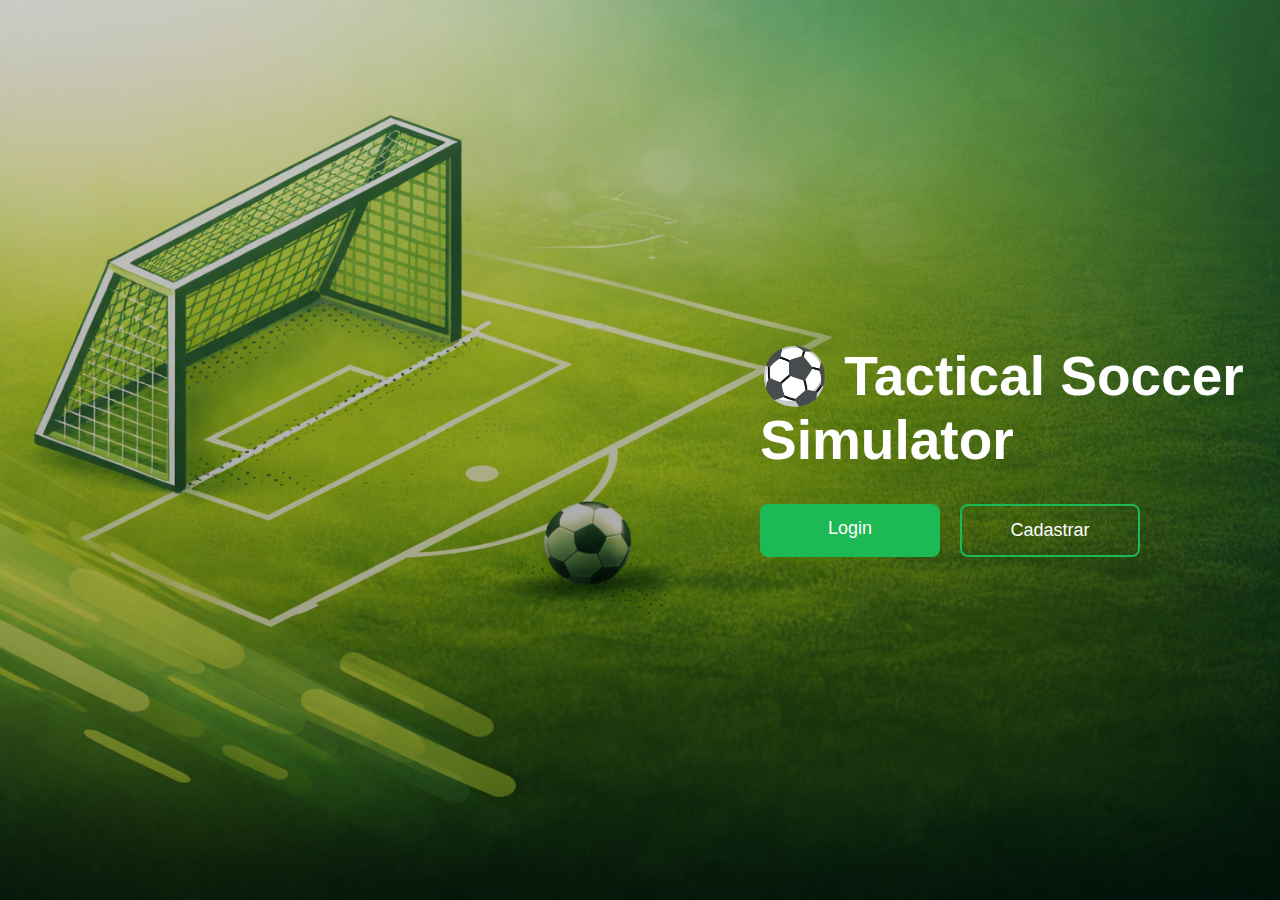
<file: index.html>
<!DOCTYPE html>
<html lang="pt-BR">
<head>
  <meta charset="UTF-8">
  <title>Tactical Soccer Simulator</title>
  <link rel="stylesheet" href="css/style.css">
</head>
<body>

  <div class="hero-content">
    <h1>⚽ Tactical Soccer Simulator</h1>

    <div class="hero-actions">
      <a href="login.html" class="btn">Login</a>
      <a href="register.html" class="btn btn-secondary">Cadastrar</a>
    </div>
  </div>

</body>

</html>
</file>
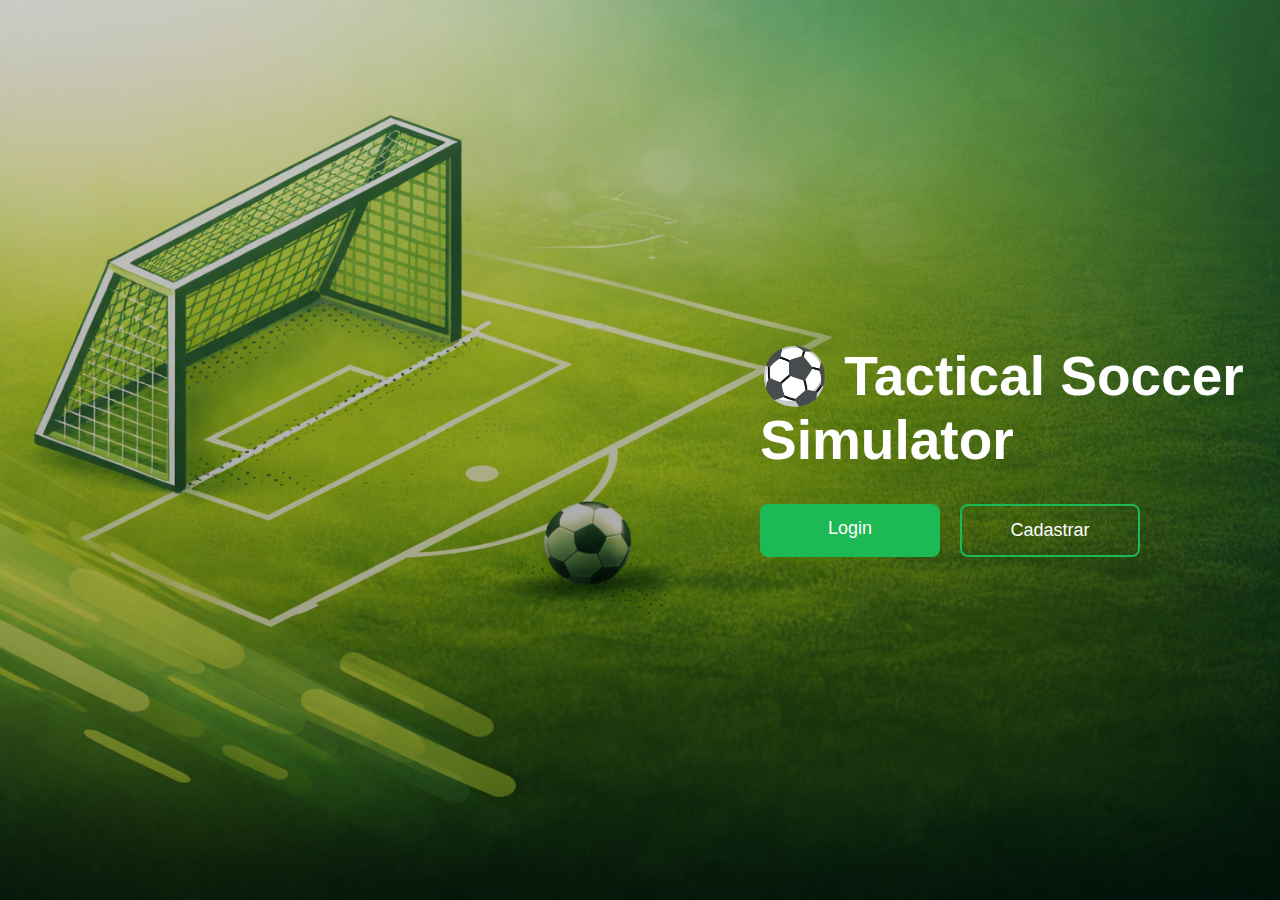
<file: client/index.html>
<!DOCTYPE html>
<html lang="pt-BR">
<head>
  <meta charset="UTF-8">
  <title>Tactical Soccer Simulator</title>
  <link rel="stylesheet" href="css/style.css">
</head>
<body>

  <div class="hero-content">
    <h1>⚽ Tactical Soccer Simulator</h1>

    <div class="hero-actions">
      <a href="login.html" class="btn">Login</a>
      <a href="register.html" class="btn btn-secondary">Cadastrar</a>
    </div>
  </div>

</body>

</html>
</file>
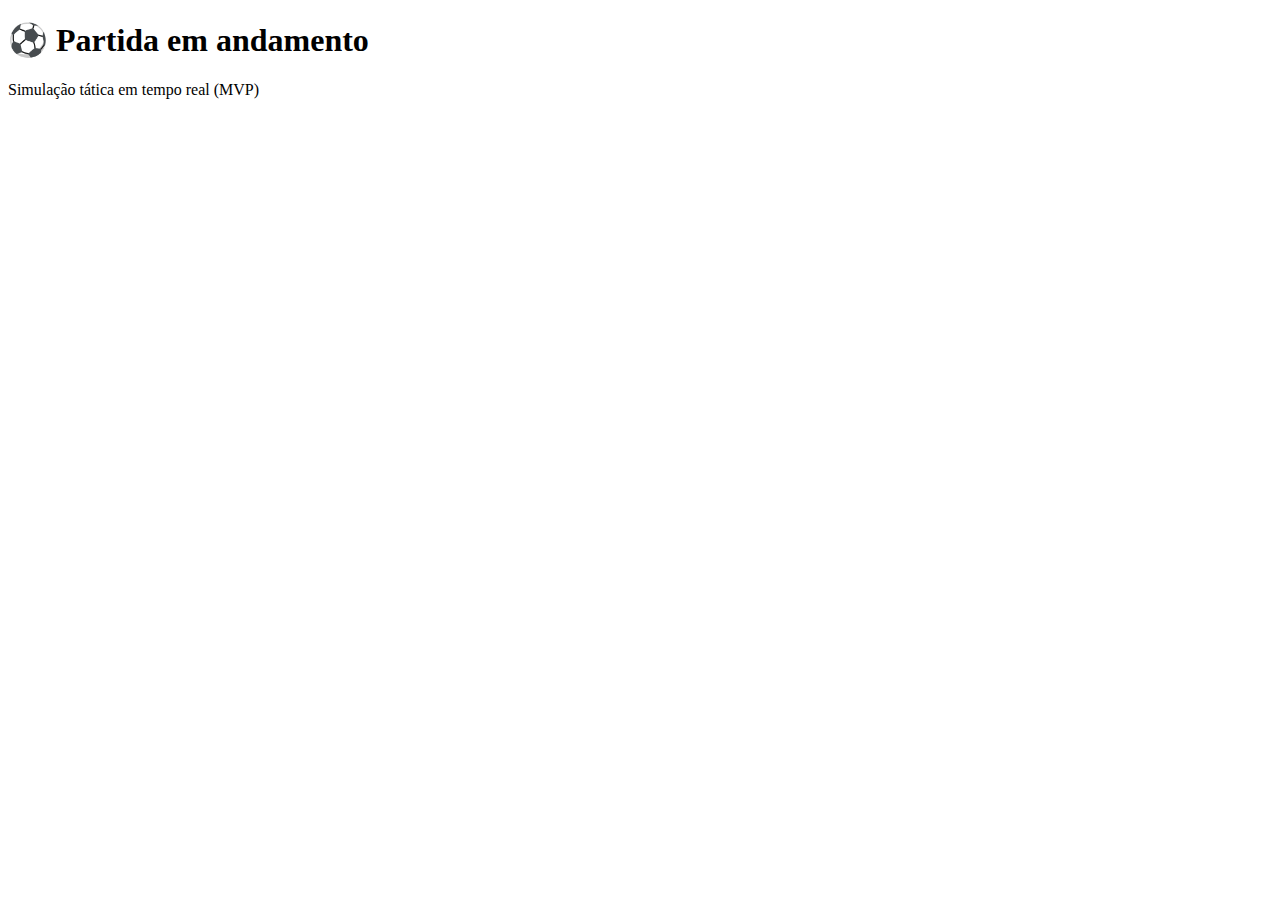
<file: game.html>
<!DOCTYPE html>
<html lang="pt-BR">
<head>
  <link rel="icon" href="data:,">
  <meta charset="UTF-8">
  <title>Game | Tactical Soccer</title>
</head>
<body>
  <h1>⚽ Partida em andamento</h1>
  <p>Simulação tática em tempo real (MVP)</p>

</body>
</html>
</file>
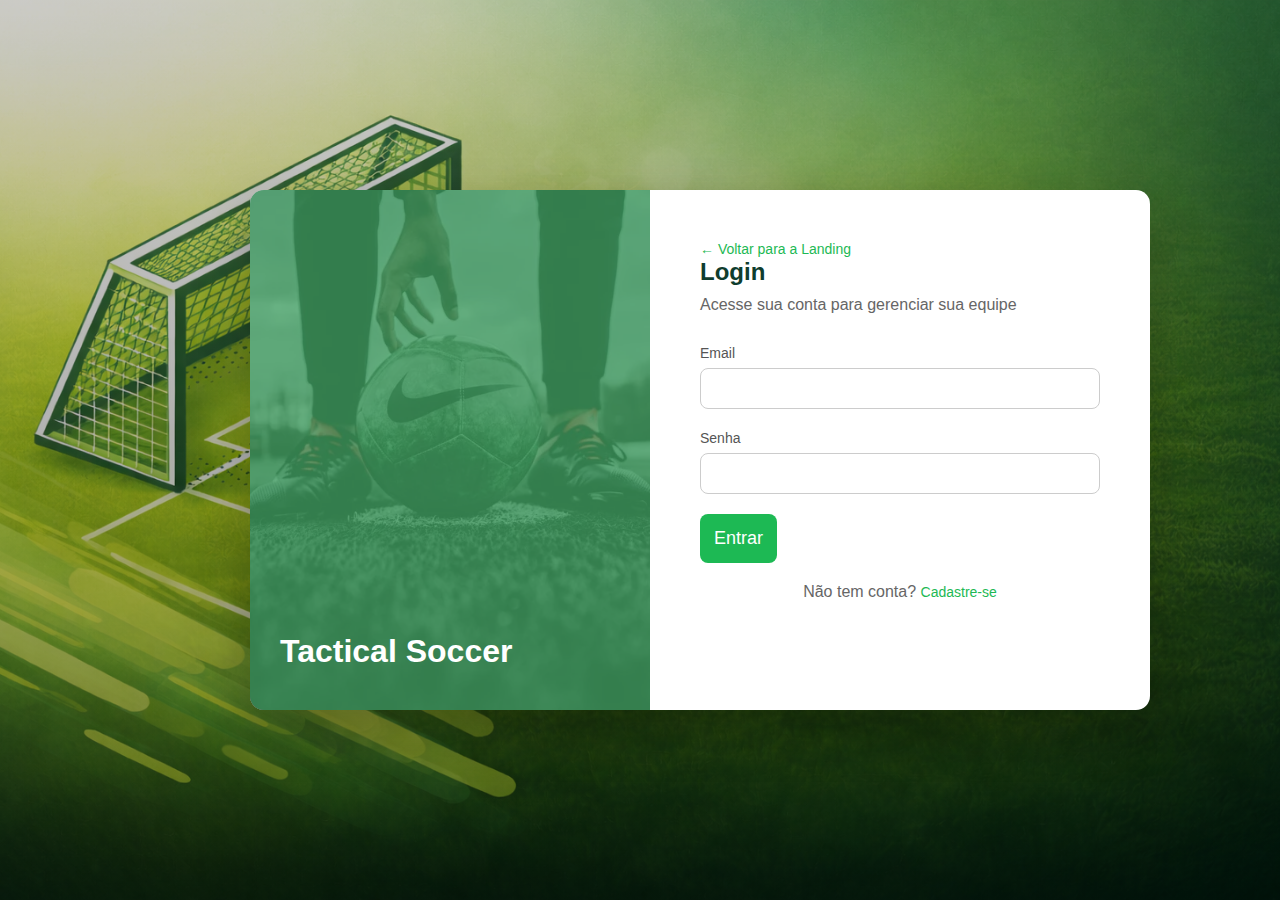
<file: login.html>
<!DOCTYPE html>
<html lang="pt-BR">
<head>
  <meta charset="UTF-8">
  <title>Login | Tactical Soccer</title>
  <link rel="stylesheet" href="css/style.css">
</head>
<body>

<div class="auth-container">
  <div class="auth-image-1">
    <h1>Tactical Soccer</h1>
  </div>

  <div class="auth-form">
    <a class="back-link" href="index.html">← Voltar para a Landing</a>

    <h2>Login</h2>
    <p>Acesse sua conta para gerenciar sua equipe</p>

    <form id="loginForm">
      <div class="input-group">
        <label>Email</label>
        <input type="email" required>
      </div>

      <div class="input-group">
        <label>Senha</label>
        <input type="password" required>
      </div>

      <button class="btn">Entrar</button>
    </form>

    <div class="auth-links">
      <p>Não tem conta? <a href="register.html">Cadastre-se</a></p>
    </div>
  </div>
</div>

<script src="js/auth.js"></script>
</body>
</html>
</file>
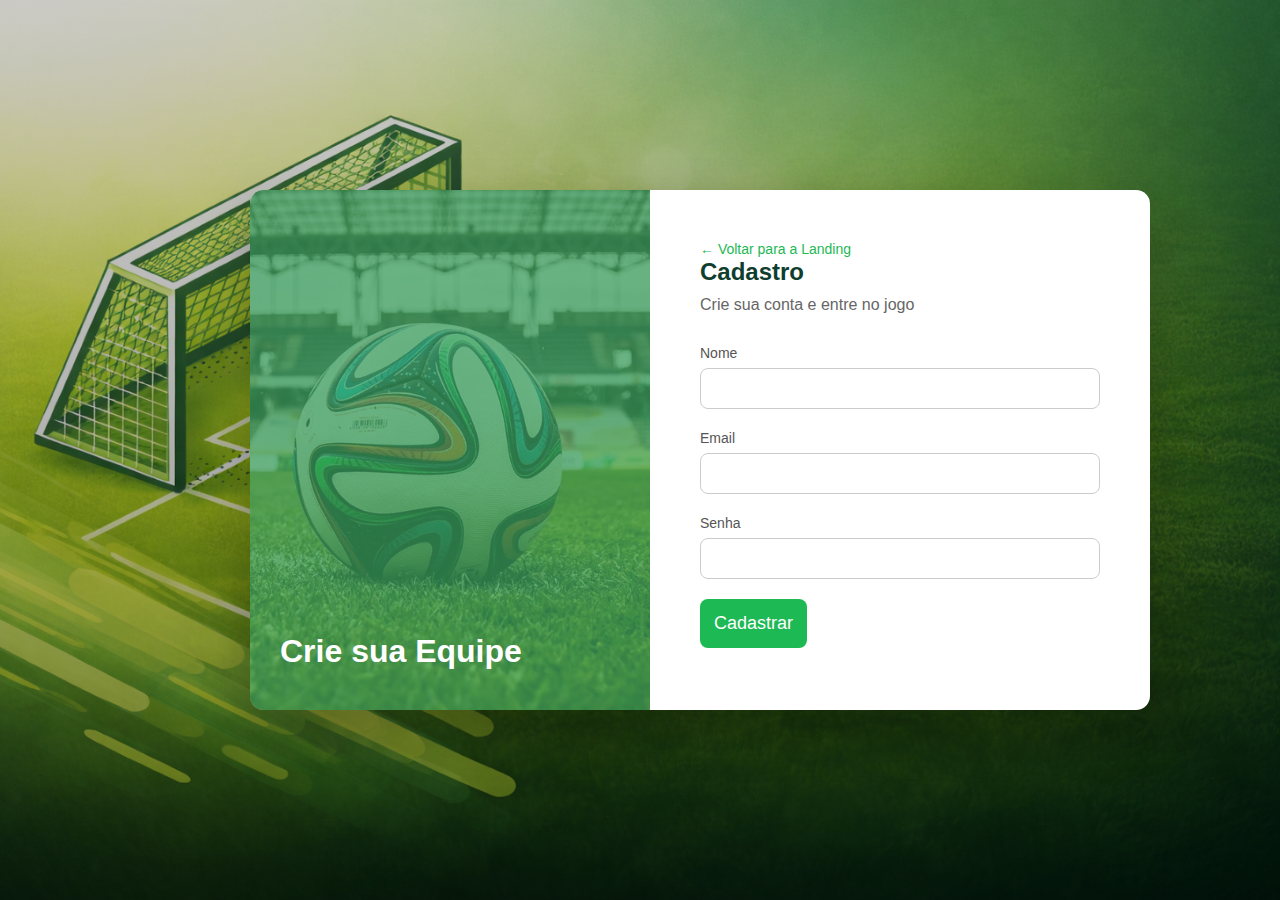
<file: register.html>
<!DOCTYPE html>
<html lang="pt-BR">
<head>
  <link rel="icon" href="data:,">
  <meta charset="UTF-8">
  <title>Cadastro | Tactical Soccer</title>
  <link rel="stylesheet" href="css/style.css">
</head>
<body>

<div class="auth-container">
  <div class="auth-image-2">
    <h1>Crie sua Equipe</h1>
  </div>

  <div class="auth-form">
    <a class="back-link" href="index.html">← Voltar para a Landing</a>

    <h2>Cadastro</h2>
    <p>Crie sua conta e entre no jogo</p>

    <form id="registerForm">
      <div class="input-group">
        <label>Nome</label>
        <input id="username" type="text" required>
      </div>

      <div class="input-group">
        <label>Email</label>
        <input id="email" type="email" required>
      </div>

      <div class="input-group">
        <label>Senha</label>
        <input id="password" type="password" required>
      </div>

      <button class="btn">Cadastrar</button>
    </form>
  </div>
</div>

<script src="js/auth.js"></script>
</body>
</html>
</file>
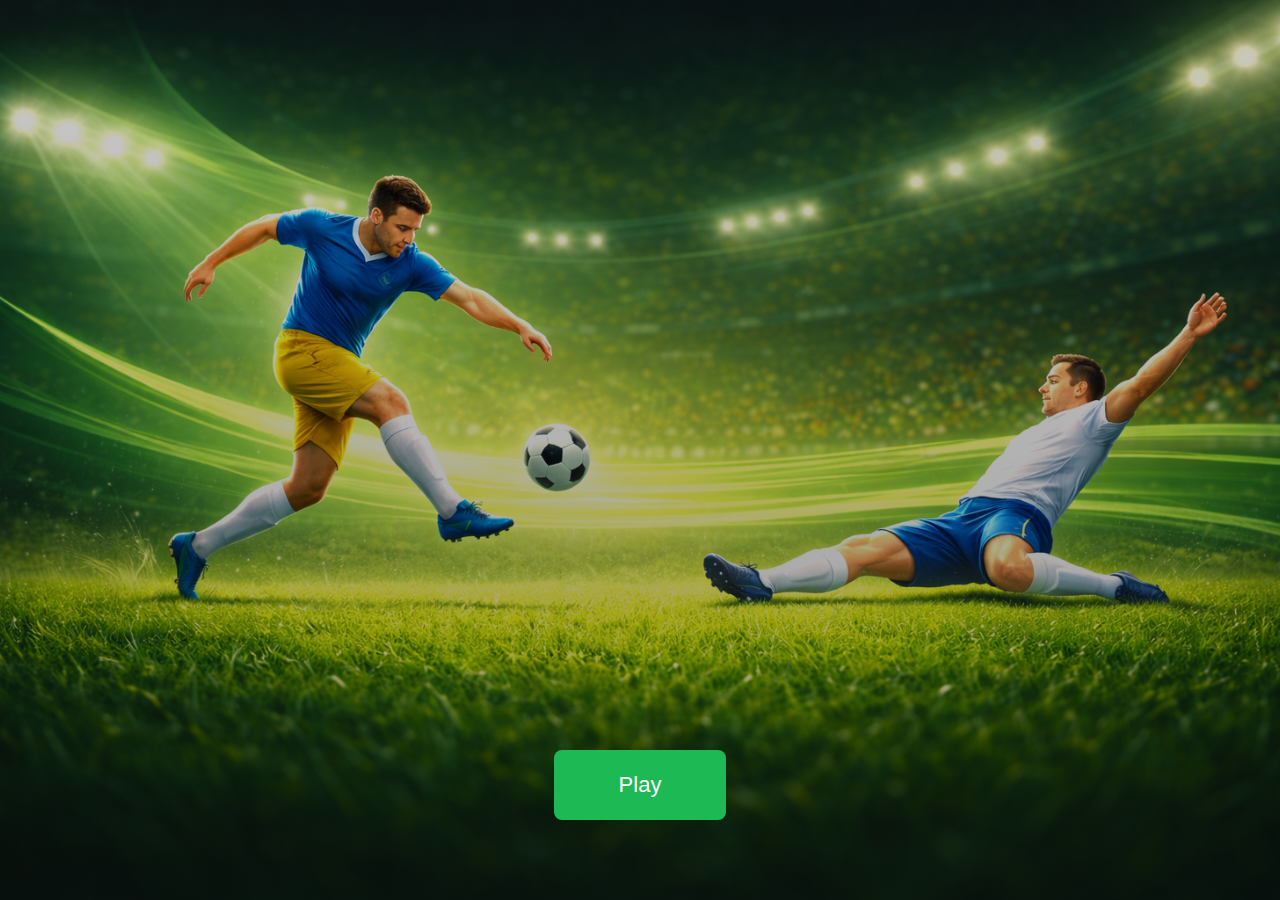
<file: client/game.html>
<!DOCTYPE html>
<html lang="pt-BR">
<head>
  <meta charset="UTF-8">
  <title>Game | Tactical Soccer</title>
  <link rel="stylesheet" href="css/game.css">
</head>

<body>
  <div class="hero-content">
  <div class="hero-actions" id="actions">
    <button class="btn" id="playBtn">Play</button>
  </div>
</div>






  <script src="js/engine.js"></script>
  <script src="js/socket.js"></script>
</body>
</html>
</file>
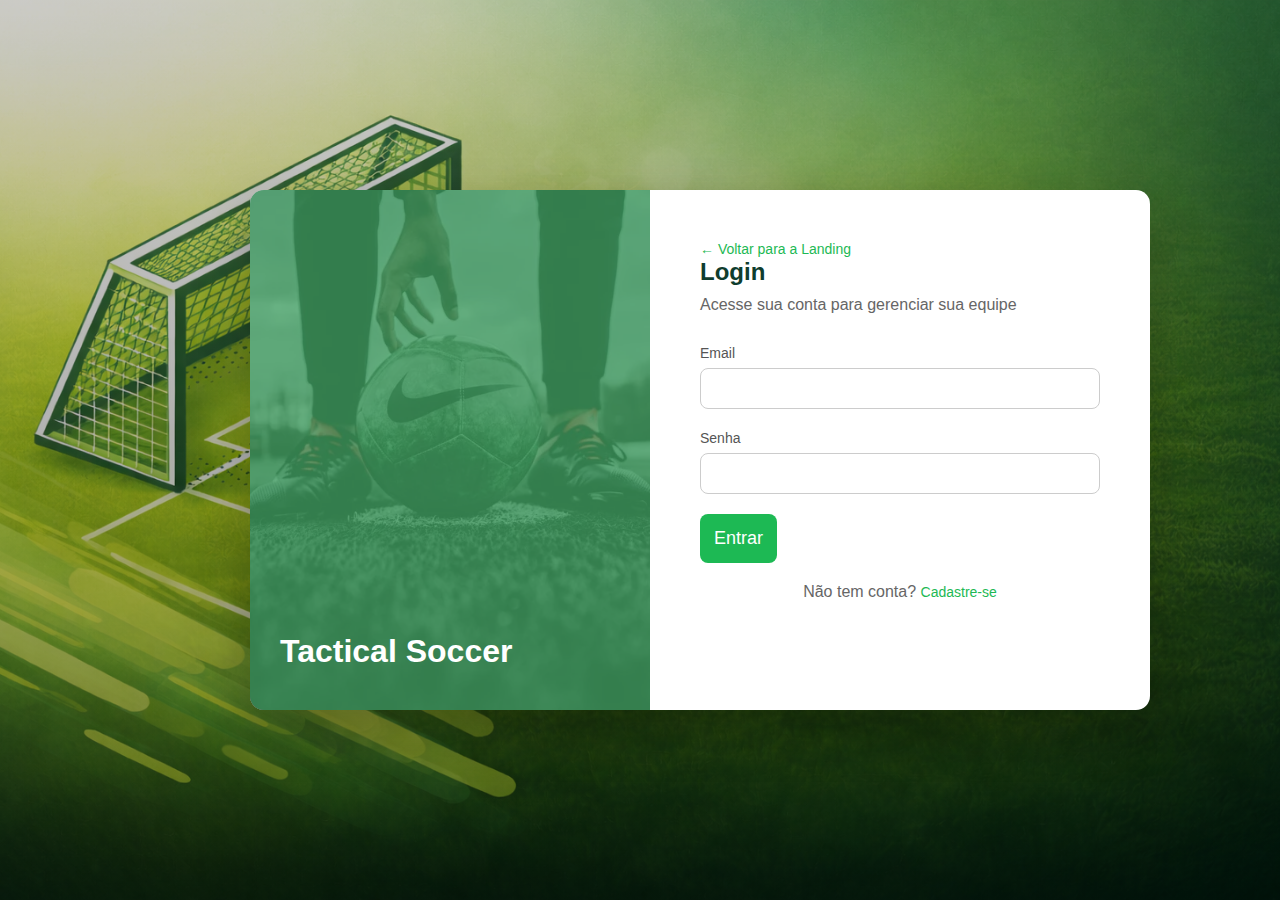
<file: client/login.html>
<!DOCTYPE html>
<html lang="pt-BR">
<head>
  <meta charset="UTF-8">
  <title>Login | Tactical Soccer</title>
  <link rel="stylesheet" href="css/style.css">
</head>
<body>

<div class="auth-container">
  <div class="auth-image-1">
    <h1>Tactical Soccer</h1>
  </div>

  <div class="auth-form">
    <a class="back-link" href="index.html">← Voltar para a Landing</a>

    <h2>Login</h2>
    <p>Acesse sua conta para gerenciar sua equipe</p>

    <form id="loginForm">
      <div class="input-group">
        <label>Email</label>
        <input type="email" required>
      </div>

      <div class="input-group">
        <label>Senha</label>
        <input type="password" required>
      </div>

      <button type="submit" class="btn submit-btn">
  <span class="btn-text">Entrar</span>
  <span class="spinner hidden"></span>
</button>

    </form>

    <div class="auth-links">
      <p>Não tem conta? <a href="register.html">Cadastre-se</a></p>
    </div>
  </div>
</div>

<script src="js/auth.js"></script>
</body>
</html>
</file>
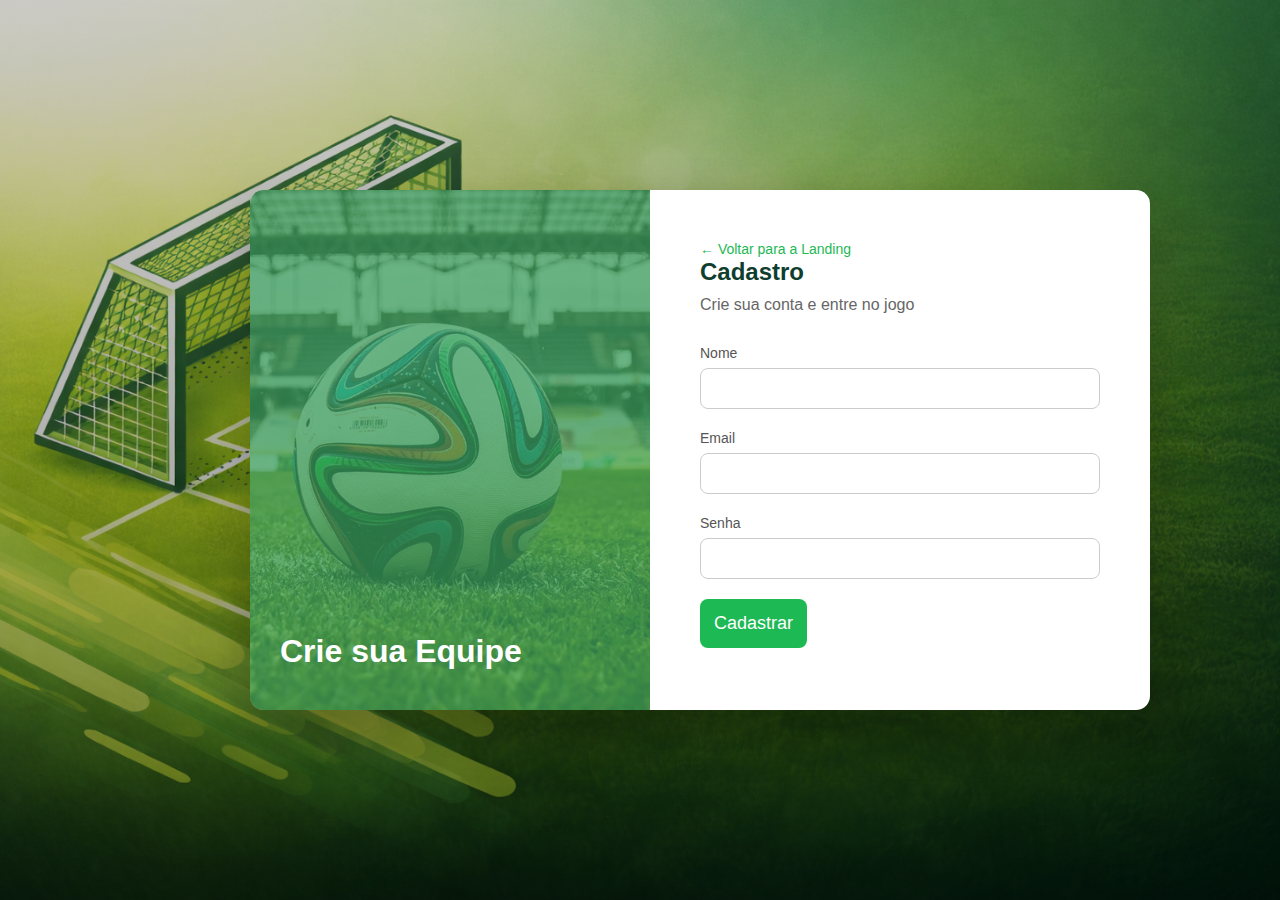
<file: client/register.html>
<!DOCTYPE html>
<html lang="pt-BR">
<head>
  <meta charset="UTF-8">
  <title>Cadastro | Tactical Soccer</title>
  <link rel="stylesheet" href="css/style.css">
</head>
<body>

<div class="auth-container">
  <div class="auth-image-2">
    <h1>Crie sua Equipe</h1>
  </div>

  <div class="auth-form">
    <a class="back-link" href="index.html">← Voltar para a Landing</a>

    <h2>Cadastro</h2>
    <p>Crie sua conta e entre no jogo</p>

    <form id="registerForm">

      <div class="input-group">
        <label for="name">Nome</label>
        <input id="name" type="text" required>
      </div>

      <div class="input-group">
        <label for="email">Email</label>
        <input id="email" type="email" required>
      </div>

      <div class="input-group">
        <label for="password">Senha</label>
        <input id="password" type="password" required>
      </div>

      <button type="submit" class="btn submit-btn">
        <span class="btn-text">Cadastrar</span>
        <span class="spinner hidden"></span>
      </button>

    </form>
  </div>
</div>

<script src="js/auth.js"></script>
</body>
</html>
</file>
<file: css/style.css>
:root {
  --green-dark: #0f3d2e;
  --green-main: #1db954;
  --green-light: #a8e6c3;
  --white: #ffffff;
  --gray: #f4f6f8;
  --text: #2e2e2e;
}

/* RESET */
* {
  margin: 0;
  padding: 0;
  box-sizing: border-box;
  font-family: 'Segoe UI', sans-serif;
}

/* ===== BACKGROUND GLOBAL ===== */
body {
  min-height: 100vh;
  background:
    linear-gradient(
      rgba(0, 0, 0, 0.20),
      rgba(0, 0, 0, 0.40)
    ),
    url("../assets/IMGLandingPage.png");

  background-size: cover;
  background-position: center;
  background-repeat: no-repeat;

  display: flex;
  align-items: center;          /* vertical */
  justify-content: flex-end;  /* <<< esquerda */
  padding-left: 120px;          /* controla o deslocamento */
}

/* ===== LANDING CONTENT ===== */
.hero-content {
  max-width: 520px;
  color: white;
}

.hero-content h1 {
  font-size: 55px;
  margin-bottom: 32px;
  text-align: left;
}

.hero-actions {
  display: flex;
  gap: 20px;
}

.hero-actions .btn {
  width: 180px;
}

/* ===== BUTTONS ===== */
.btn {
  padding: 14px;
  border: none;
  border-radius: 8px;
  background: var(--green-main);
  color: white;
  font-size: 18px;
  cursor: pointer;
  text-decoration: none;
  text-align: center;
  transition: all 0.25s ease;
}

.btn:hover {
  background: #17a44b;
  transform: translateY(-2px);
}

.btn-secondary {
  background: transparent;
  border: 2px solid var(--green-main);
}

.btn-secondary:hover {
  background: var(--green-main);
}

/* ===== AUTH LAYOUT (LOGIN / REGISTER) ===== */
.auth-container {
  width: 900px;
  height: 520px;
  background: var(--white);
  display: flex;
  border-radius: 14px;
  overflow: hidden;
  box-shadow: 0 20px 50px rgba(0,0,0,.25);
  margin: auto; /* centraliza auth mesmo com body à esquerda */
}

.auth-image-1,
.auth-image-2 {
  flex: 1;
  position: relative;
  background-size: cover;
  background-position: center;
}

.auth-image-1 {
  background-image: url("../assets/soccer-iphone-5v46grt8rio3soh4.jpg");
}

.auth-image-2 {
  background-image: url("../assets/soccer-iphone-j5bvqiaee8dmfukq.jpg");
}

.auth-image-1::after,
.auth-image-2::after {
  content: "";
  position: absolute;
  inset: 0;
  background: rgba(57, 156, 92, 0.75);
}

.auth-image-1 h1,
.auth-image-2 h1 {
  position: absolute;
  bottom: 40px;
  left: 30px;
  color: white;
  z-index: 2;
  font-size: 32px;
}

.auth-form {
  flex: 1;
  padding: 50px;
}

.auth-form h2 {
  margin-bottom: 10px;
  color: var(--green-dark);
}

.auth-form p {
  margin-bottom: 30px;
  color: #666;
}

.input-group {
  margin-bottom: 20px;
}

.input-group label {
  font-size: 14px;
  color: #555;
}

.input-group input {
  width: 100%;
  padding: 12px;
  border-radius: 8px;
  border: 1px solid #ccc;
  margin-top: 6px;
}

.auth-links {
  margin-top: 20px;
  text-align: center;
}

.auth-links a,
.back-link {
  color: var(--green-main);
  text-decoration: none;
  font-size: 14px;
}

/* ===== RESPONSIVO ===== */
@media (max-width: 768px) {
  body {
    justify-content: center;
    padding-left: 0;
  }

  .hero-content {
    text-align: center;
  }

  .hero-content h1 {
    text-align: center;
    font-size: 36px;
  }

  .hero-actions {
    justify-content: center;
    flex-direction: column;
  }

  .hero-actions .btn {
    width: 100%;
  }
}
</file>
<file: client/css/style.css>
:root {
  --green-dark: #0f3d2e;
  --green-main: #1db954;
  --green-light: #a8e6c3;
  --white: #ffffff;
  --gray: #f4f6f8;
  --text: #2e2e2e;
}

/* RESET */
* {
  margin: 0;
  padding: 0;
  box-sizing: border-box;
  font-family: 'Segoe UI', sans-serif;
}

/* ===== BACKGROUND GLOBAL ===== */
body {
  min-height: 100vh;
  background:
    linear-gradient(
      rgba(0, 0, 0, 0.20),
      rgba(0, 0, 0, 0.40)
    ),
    url("../assets/IMGLandingPage.png");

  background-size: cover;
  background-position: center;
  background-repeat: no-repeat;

  display: flex;
  align-items: center;          /* vertical */
  justify-content: flex-end;  /* <<< esquerda */
  padding-left: 120px;          /* controla o deslocamento */
}

/* ===== LANDING CONTENT ===== */
.hero-content {
  max-width: 520px;
  color: white;
}

.hero-content h1 {
  font-size: 55px;
  margin-bottom: 32px;
  text-align: left;
}

.hero-actions {
  display: flex;
  gap: 20px;
}

.hero-actions .btn {
  width: 180px;
}

/* ===== BUTTONS ===== */
.btn {
  padding: 14px;
  border: none;
  border-radius: 8px;
  background: var(--green-main);
  color: white;
  font-size: 18px;
  cursor: pointer;
  text-decoration: none;
  text-align: center;
  transition: all 0.25s ease;
}

.btn:hover {
  background: #17a44b;
  transform: translateY(-2px);
}

.btn-secondary {
  background: transparent;
  border: 2px solid var(--green-main);
}

.btn-secondary:hover {
  background: var(--green-main);
}

/* ===== AUTH LAYOUT (LOGIN / REGISTER) ===== */
.auth-container {
  width: 900px;
  height: 520px;
  background: var(--white);
  display: flex;
  border-radius: 14px;
  overflow: hidden;
  box-shadow: 0 20px 50px rgba(0,0,0,.25);
  margin: auto; /* centraliza auth mesmo com body à esquerda */
}

.auth-image-1,
.auth-image-2 {
  flex: 1;
  position: relative;
  background-size: cover;
  background-position: center;
}

.auth-image-1 {
  background-image: url("../assets/soccer-iphone-5v46grt8rio3soh4.jpg");
}

.auth-image-2 {
  background-image: url("../assets/soccer-iphone-j5bvqiaee8dmfukq.jpg");
}

.auth-image-1::after,
.auth-image-2::after {
  content: "";
  position: absolute;
  inset: 0;
  background: rgba(57, 156, 92, 0.75);
}

.auth-image-1 h1,
.auth-image-2 h1 {
  position: absolute;
  bottom: 40px;
  left: 30px;
  color: white;
  z-index: 2;
  font-size: 32px;
}

.auth-form {
  flex: 1;
  padding: 50px;
}

.auth-form h2 {
  margin-bottom: 10px;
  color: var(--green-dark);
}

.auth-form p {
  margin-bottom: 30px;
  color: #666;
}

.input-group {
  margin-bottom: 20px;
}

.input-group label {
  font-size: 14px;
  color: #555;
}

.input-group input {
  width: 100%;
  padding: 12px;
  border-radius: 8px;
  border: 1px solid #ccc;
  margin-top: 6px;
}

.auth-links {
  margin-top: 20px;
  text-align: center;
}

.auth-links a,
.back-link {
  color: var(--green-main);
  text-decoration: none;
  font-size: 14px;
}

/* ===== RESPONSIVO ===== */
@media (max-width: 768px) {
  body {
    justify-content: center;
    padding-left: 0;
  }

  .hero-content {
    text-align: center;
  }

  .hero-content h1 {
    text-align: center;
    font-size: 36px;
  }

  .hero-actions {
    justify-content: center;
    flex-direction: column;
  }

  .hero-actions .btn {
    width: 100%;
  }
}

.hidden {
  display: none;
}

.submit-btn {
  position: relative;
  display: inline-flex;
  align-items: center;
  justify-content: center;
  gap: 8px;
}

.submit-btn:disabled {
  opacity: 0.7;
  cursor: not-allowed;
}

.spinner {
  width: 16px;
  height: 16px;
  border: 3px solid #ffffff;
  border-top: 3px solid transparent;
  border-radius: 50%;
  animation: spin 0.8s linear infinite;
}

@keyframes spin {
  from { transform: rotate(0deg); }
  to { transform: rotate(360deg); }
}
</file>
<file: client/css/game.css>
:root {
  --green-main: #1db954;
}

/* RESET */
* {
  margin: 0;
  padding: 0;
  box-sizing: border-box;
  font-family: 'Segoe UI', sans-serif;
}

/* ===== BACKGROUND ===== */
body {
  min-height: 100vh;
  background:
    linear-gradient(
      rgba(0, 0, 0, 0.20),
      rgba(0, 0, 0, 0.40)
    ),
    url("../assets/game.png");

  background-size: cover;
  background-position: center;
  background-repeat: no-repeat;

  display: flex;
  align-items: flex-end;   /* botão embaixo */
  justify-content: center;
  padding-bottom: 80px;    /* distância da borda inferior */
}

/* ===== BOTÃO ===== */
.btn {
  padding: 22px 65px;
  border: none;
  border-radius: 8px;
  background: var(--green-main);
  color: white;
  font-size: 22px;
  cursor: pointer;
  transition: all 0.25s ease;
  text-decoration: none;
}

.btn:hover {
  background: #17a44b;
  transform: translateY(-3px);
}

.hero-actions {
  display: flex;
  gap: 25px; /* espaço entre botões */
}

/* container de telas */
.screen {
  display: flex;
  flex-direction: column;
  gap: 18px;
  align-items: center;
}

/* inputs */
.input {
  width: 260px;
  padding: 12px;
  border-radius: 8px;
  border: none;
  font-size: 16px;
}

/* ===== CARD FORM ===== */
.card {
  background: rgba(255, 255, 255, 0.95);
  padding: 35px;
  border-radius: 14px;
  width: 320px;
  display: flex;
  flex-direction: column;
  gap: 18px;
  align-items: center;
  box-shadow: 0 20px 50px rgba(0, 0, 0, 0.25);
}

/* título */
.card h2 {
  color: #0f3d2e;
  margin-bottom: 10px;
}

/* lista de salas */
.room-list {
  width: 100%;
  max-height: 120px;
  overflow-y: auto;
  background: #f4f6f8;
  border-radius: 8px;
  padding: 10px;
}

.room-list p {
  padding: 6px;
  border-radius: 6px;
  cursor: pointer;
}

.room-list p:hover {
  background: #e0e0e0;
}
</file>
